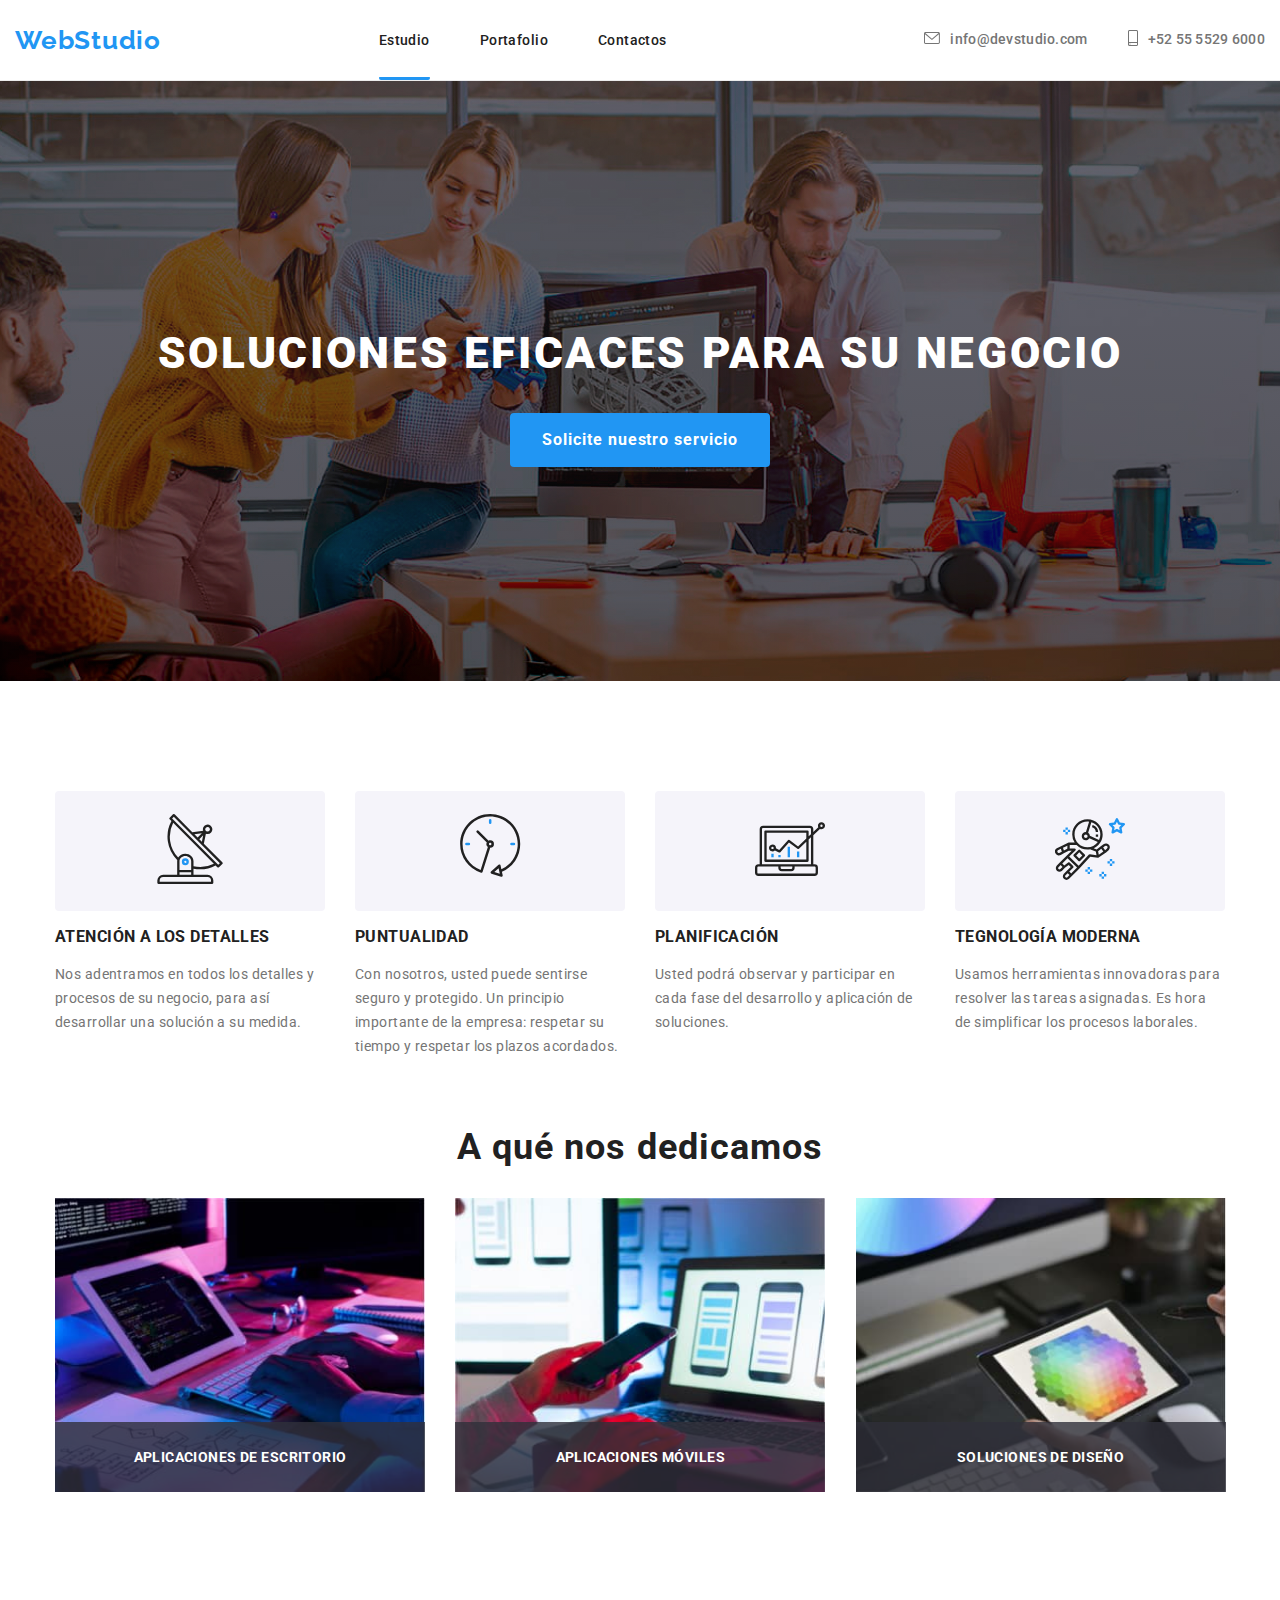
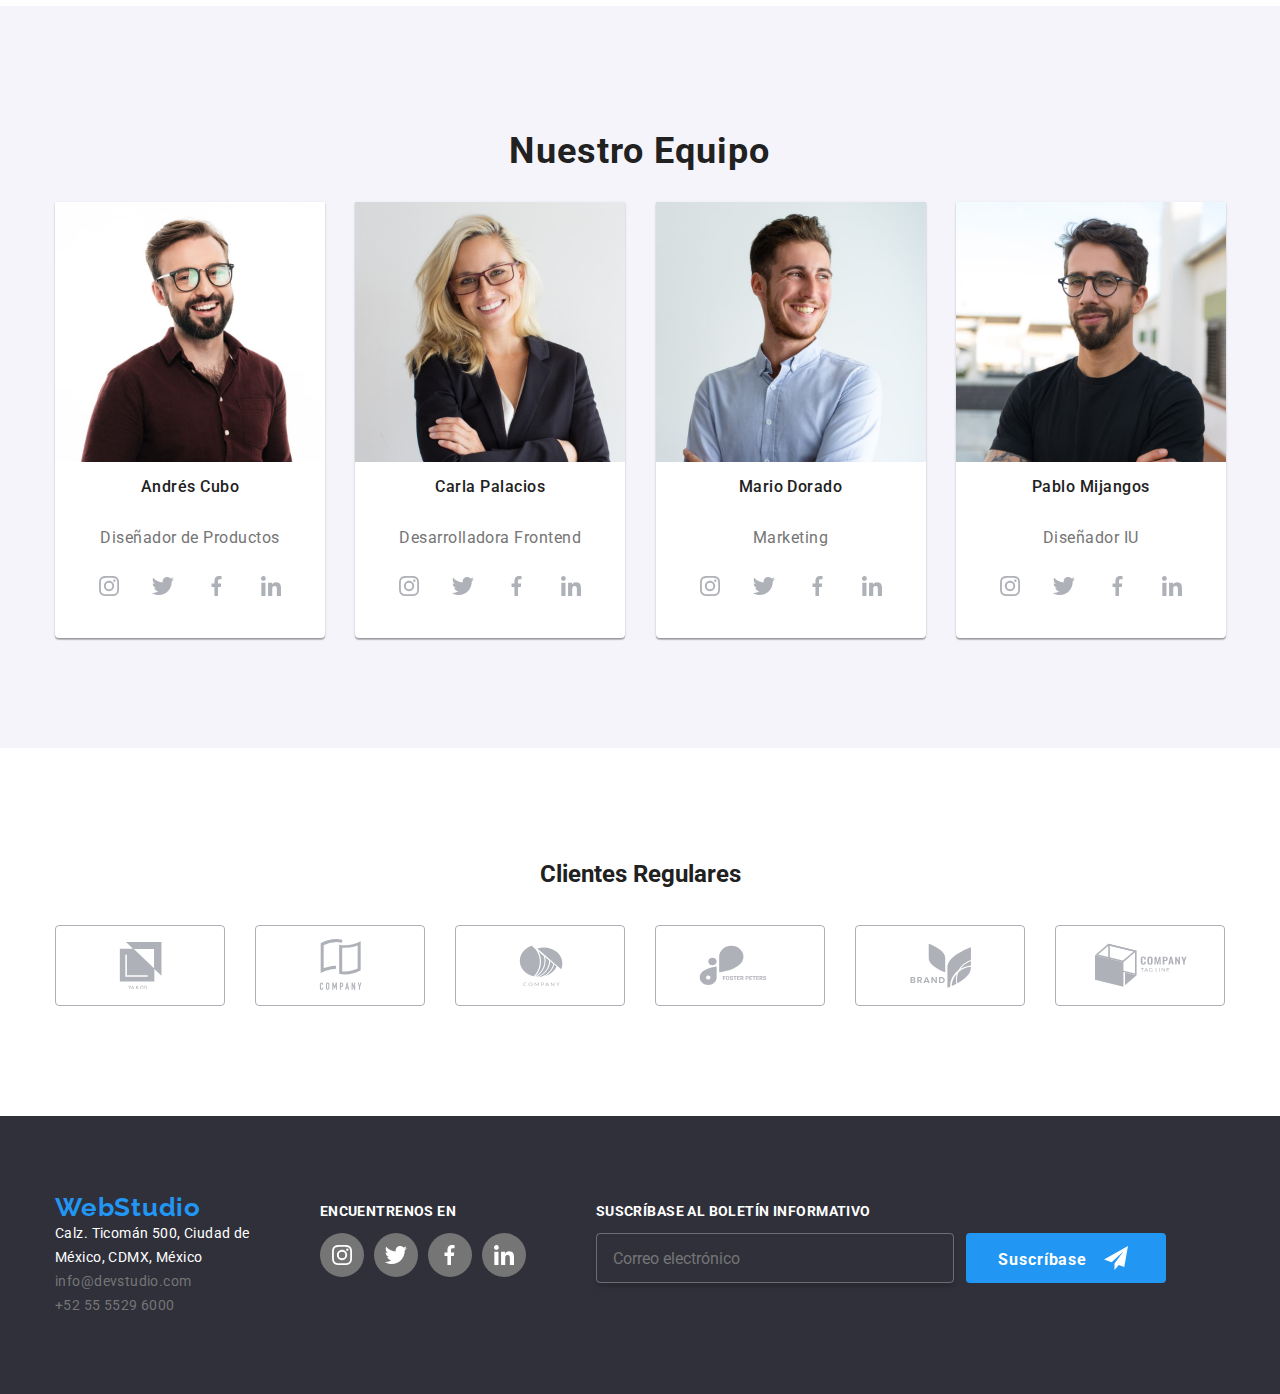
<file: index.html>
<!doctype html>
<html lang="es">
<head>
  <meta charset="utf-8">
  <meta name="viewport" content="width=device-width, initial-scale=1.0">
  <title>Document</title>
  <link rel="stylesheet" href="https://cdnjs.cloudflare.com/ajax/libs/modern-normalize/1.0.0/modern-normalize.min.css"/>
  <link rel="stylesheet" href="./sass/main.min.css"/>
</head>
<body>
  <header class="header">
    <div class="container header__container">
      <a class="header__title" href="./index.html" rel="noopener noreferrer" target="_self">WebStudio</a>
      <nav class="header__navigation">
        <ul class="header__links list">
          <li class="header__item"><a class="header__link current" href="./index.html">Estudio</a></li>
          <li class="header__item"><a class="header__link" href="./portfolio.html">Portafolio</a></li>
          <li class="header__item"><a class="header__link" href="#">Contactos</a></li>
        </ul>
      </nav>
      <ul class="header__contact list">
        <li class="header__item-contact">
          <ul class="header__activ-contact list">
            <li><a classs="header__link-contact"><svg class="header__link-contact p-0" width="16px" height="12px"><use href="./images/icons.svg#icon-sobre"></use></svg></a></li>
            <li><a class="header__link-contact" href="mailto:info@devstudio.com">info@devstudio.com</a></li>
          </ul>
        </li>
        <li class="header__item-contact">
          <ul class="header__activ-contact list">  
            <li><a class="header__link-contact"><svg class="header__link-contact" width="10px" height="16px"><use href="./images/icons.svg#icon-telfono-inteligente"></use></svg></a></li>
            <li><a class="header__link-contact" href="tel:+525555296000">+52 55 5529 6000</a></li>
          </ul>
        </li>
      </ul>
  </div>
  </header>
  <main>
    <section class="main main__bg">
      <div class="container main__hero">
        <h1 class="main__title">SOLUCIONES EFICACES PARA SU NEGOCIO</h1>
        <button class="main__button" type="button" data-modal-open="">Solicite nuestro servicio</button>
      </div>
    </section>
    <section class="benefit">
      <div class="container section">
        <h2 style="display: none;">Beneficios</h2>
        <ul class="benefit__list list">  
          <li class="benefit__item">
            <ul class="benefit__list-icon list p-0">
            <li class="benefit__item-icon"><svg width="70px" height="70px"><use href="./images/icons.svg#icon-antena-1"></use></svg></li>
            </ul>
            <h3 class="benefit__title">ATENCIÓN A LOS DETALLES</h3>
            <p class="benefit__text">Nos adentramos en todos los detalles y procesos de su negocio, para así desarrollar una solución a su medida.</p>
          </li>
          <li class="benefit__item">
            <ul class="benefit__list-icon list p-0">
              <li class="benefit__item-icon"><svg width="70px" height="70px"><use href="./images/icons.svg#icon-reloj-1"></use></svg></li>
              </ul>
            <h3 class="benefit__title">PUNTUALIDAD</h3>
            <p class="benefit__text">Con nosotros, usted puede sentirse seguro y protegido. Un principio importante de la empresa: respetar su tiempo y respetar los plazos acordados.</p>
          </li>
          <li class="benefit__item">
            <ul class="benefit__list-icon list p-0">
              <li class="benefit__item-icon"><svg width="70px" height="70px"><use href="./images/icons.svg#icon-diagrama-1"></use></svg></li>
              </ul>
            <h3 class="benefit__title">PLANIFICACIÓN</h3>
            <p class="benefit__text">Usted podrá observar y participar en cada fase del desarrollo y aplicación de soluciones.</p>
          </li>
          <li class="benefit__item">
            <ul class="benefit__list-icon list p-0">
              <li class="benefit__item-icon"><svg width="70px" height="70px"><use href="./images/icons.svg#icon-astronauta-1"></use></svg></li>
              </ul>
            <h3 class="benefit__title">TEGNOLOGÍA MODERNA</h3>
            <p class="benefit__text">Usamos herramientas innovadoras para resolver las tareas asignadas. Es hora de simplificar los procesos laborales.</p>
          </li>
        </ul>
      </div>  
    </section> 
    <section class="about">
      <div class="container section">
        <h2 class="about__title">A qué nos dedicamos</h2>
        <ul class="about__list list">
          <li class="about__item">
            <div class="about__imgcontainer">
            <img src="./images/about1.jpg" alt="programacion" width="370" height="294">
            <h3 class="about__text">APLICACIONES DE ESCRITORIO</h3>
            </div>
          </li>
          <li class="about__item">
            <div class="about__imgcontainer">
            <img src="./images/about2.jpg" alt="diseño" width="370" height="294">
            <h3 class="about__text">APLICACIONES MÓVILES</h3>
            </div>
          </li>
          <li class="about__item">
            <div class="about__imgcontainer">
            <img src="./images/about3.jpg" alt="colorimetria" width="370" height="294">
            <h3 class="about__text">SOLUCIONES DE DISEÑO</h3>
            </div>
          </li>
        </ul>
      </div>
    </section>
    <section class="team">
      <div class="container section">
        <h2 class="team__title">Nuestro Equipo</h2>
          <ul class="team__list list">
            <li class="team__member">
              <img class="member__img" src="./images/team1.jpg" alt="Foto diseñador" width="270" height="260">
              <h3 class="member__name">Andrés Cubo</h3>
              <p class="member__text">Diseñador de Productos</p>
              <ul class="member__list list p-0">
                <li class="member__item">
                <a class="member__link" tabindex="0">
                  <svg wigth="20px" height="20px">
                  <use href="./images/icons.svg#icon-instagram"></use>
                </svg>
                </a>
              </li>
                <li class="member__item">
                  <a class="member__link" tabindex="0">
                  <svg wigth="20px" height="20px">
                    <use href="./images/icons.svg#icon-twitter"></use>
                  </svg>
                  </a>
                </li>
                <li class="member__item">
                  <a class="member__link" tabindex="0">
                  <svg wigth="20px" height="20px">
                    <use href="./images/icons.svg#icon-facebook"></use>
                  </svg>
                  </a>
                </li>
                <li class="member__item">
                  <a class="member__link" tabindex="0">
                  <svg wigth="20px" height="20px">
                    <use href="./images/icons.svg#icon-linkedin-1"></use>
                  </svg>
                  </a>
                </li>
              </ul>
            </li>
            <li class="team__member">
              <img class="member__img" src="./images/team2.jpg" alt="foto desarrolladora frontend" width="270" height="260">
              <h3 class="member__name">Carla Palacios</h3>
              <p class="member__text">Desarrolladora Frontend</p>
              <ul class="member__list list p-0">
                <li class="member__item">
                <a class="member__link" tabindex="0">
                  <svg wigth="20px" height="20px">
                  <use href="./images/icons.svg#icon-instagram"></use>
                </svg>
                </a>
              </li>
                <li class="member__item">
                  <a class="member__link" tabindex="0">
                  <svg wigth="20px" height="20px">
                    <use href="./images/icons.svg#icon-twitter"></use>
                  </svg>
                  </a>
                </li>
                <li class="member__item">
                  <a class="member__link" tabindex="0">
                  <svg wigth="20px" height="20px">
                    <use href="./images/icons.svg#icon-facebook"></use>
                  </svg>
                  </a>
                </li>
                <li class="member__item">
                  <a class="member__link" tabindex="0">
                  <svg wigth="20px" height="20px">
                    <use href="./images/icons.svg#icon-linkedin-1"></use>
                  </svg>
                  </a>
                </li>
              </ul>
            </li>
            <li class="team__member">
              <img class="member__img" src="./images/team3.jpg" alt="foto marketing" width="270" height="260">
              <h3 class="member__name">Mario Dorado</h3>
              <p class="member__text">Marketing</p>
              <ul class="member__list list p-0">
                <li class="member__item">
                <a class="member__link" tabindex="0">
                  <svg wigth="20px" height="20px">
                  <use href="./images/icons.svg#icon-instagram"></use>
                </svg>
                </a>
              </li>
                <li class="member__item">
                  <a class="member__link" tabindex="0">
                  <svg wigth="20px" height="20px">
                    <use href="./images/icons.svg#icon-twitter"></use>
                  </svg>
                  </a>
                </li>
                <li class="member__item">
                  <a class="member__link" tabindex="0">
                  <svg wigth="20px" height="20px">
                    <use href="./images/icons.svg#icon-facebook"></use>
                  </svg>
                  </a>
                </li>
                <li class="member__item">
                  <a class="member__link" tabindex="0">
                  <svg wigth="20px" height="20px">
                    <use href="./images/icons.svg#icon-linkedin-1"></use>
                  </svg>
                  </a>
                </li>
              </ul>
            </li>
            <li class="team__member">
              <img class="member__img" src="./images/team4.jpg" alt="foto desarrollador iu" width="270" height="260">
              <h3 class="member__name">Pablo Mijangos</h3>
              <p class="member__text">Diseñador IU</p>
              <ul class="member__list list p-0">
                <li class="member__item">
                <a class="member__link" tabindex="0">
                  <svg wigth="20px" height="20px">
                  <use href="./images/icons.svg#icon-instagram"></use>
                </svg>
                </a>
              </li>
                <li class="member__item">
                  <a class="member__link" tabindex="0">
                  <svg wigth="20px" height="20px">
                    <use href="./images/icons.svg#icon-twitter"></use>
                  </svg>
                  </a>
                </li>
                <li class="member__item">
                  <a class="member__link" tabindex="0">
                  <svg wigth="20px" height="20px">
                    <use href="./images/icons.svg#icon-facebook"></use>
                  </svg>
                  </a>
                </li>
                <li class="member__item">
                  <a class="member__link" tabindex="0">
                  <svg wigth="20px" height="20px">
                    <use href="./images/icons.svg#icon-linkedin-1"></use>
                  </svg>
                  </a>
                </li>
              </ul>
            </li>
          </ul>
      </div>
    </section>
    <section class="client">
      <div class="container section client__section">
          <h2 class="client__title">Clientes Regulares</h2>
          <ul class="client__list list p-0">
            <li class="client__item">
              <a class="client__link" tabindex="0">
              <svg wigth="41px" height="46.7px">
                <use href="./images/icons.svg#icon-client1"></use>
              </svg>
              </a>
            </li>
            <li class="client__item">
              <a class="client__link" tabindex="0">
              <svg wigth="40px" height="52px">
                <use href="./images/icons.svg#icon-client2"></use>
              </svg>
              </a>
            </li>
            <li class="client__item">
              <a class="client__link" tabindex="0">
              <svg wigth="43.46px" height="41.18px">
                <use href="./images/icons.svg#icon-client3"></use>
              </svg>
              </a>
            </li>
            <li class="client__item">
              <a class="client__link" tabindex="0">
              <svg wigth="84.44px" height="40.62px">
                <use href="./images/icons.svg#icon-client4"></use>
              </svg>
              </a>
            </li>
            <li class="client__item">
              <a class="client__link" tabindex="0">
              <svg wigth="62.54px" height="45.43px">
                <use href="./images/icons.svg#icon-client5"></use>
              </svg>
              </a>
            </li>
            <li class="client__item">
              <a class="client__link" tabindex="0">
              <svg wigth="93.79px" height="43.93px">
                <use href="./images/icons.svg#icon-client6"></use>
              </svg>
              </a>
            </li>
        </ul>
      </div>
    </section>
  </main>  
  <footer class="footer">
    <div class="container">
      <div class="footer__section">
      <ul class="footer__list list">
        <li class="footer__item">
          <a class="footer__link" href="./index.html" rel="noopener noreferrer" target="_self">WebStudio</a></li>
        <li class="footer__item">
        <address class="address">
        <ul class="address__list list p-0">
          <li class="address__item"><a class="address__link" href="https://goo.gl/maps/upbAMfbwc4J9mrwDA" rel="noopener noreferrer" target="_blank">Calz. Ticomán 500, Ciudad de<br> México, CDMX, México</a></li>
          <li class="address__item"><a class="address__link address__link--contact" href="mailto:info@devstudio.com">info@devstudio.com</a></li>
          <li class="address__item"><a class="address__link address__link--contact" href="tel:+525555296000">+52 55 5529 6000</a></li>
        </ul>
        </address>
      </li>
      </ul>
      <div class= "footer__follow p-0">
        <h3 class="follow__title">ENCUENTRENOS EN</h3>
        <ul class="follow__list list p-0">
          <li class="follow__item">
          <a class="follow__link" tabindex="0">
          <svg wigth="20px" height="20px">
            <use href="./images/icons.svg#icon-instagram"></use>
          </svg>
          </a>
          </li>
          <li class="follow__item">
            <a class="follow__link" tabindex="0">
            <svg wigth="20px" height="20px">
              <use href="./images/icons.svg#icon-twitter"></use>
            </svg>
            </a>
          </li>
          <li class="follow__item">
            <a class="follow__link" tabindex="0">
            <svg wigth="20px" height="20px">
              <use href="./images/icons.svg#icon-facebook"></use>
            </svg>
            </a>
          </li>
          <li class="follow__item">
            <a class="follow__link" tabindex="0">
            <svg wigth="20px" height="20px">
              <use href="./images/icons.svg#icon-linkedin-1"></use>
            </svg>
            </a>
          </li>
        </ul>
      </div>
      <div class= "footer__subscribe p-0">
        <h3 class="subscribe__title">SUSCRÍBASE AL BOLETÍN INFORMATIVO</h3>
        <form class="subscribe__form">
            <input class="subscribe__input" type="email" name="email" placeholder="Correo electrónico"/>
            <button class="subscribe__button" type="submit">Suscríbase<svg class="subscribe__icon" wigth="24px" height="24px">
              <use href="./images/icons.svg#icon-enviar"></use></svg>
            </button>
        </form>
      </div>
      </div>
  </footer>
  <div class="backdrop is-hidden" data-modal="">
    <div class="modal">
      <button class="modal__button-close" type="button" data-modal-close="">
        <svg width="18px" height="18px"><use href="./images/icons.svg#icon-close-black"></use></svg>
      </button>
      <form class="form__container">
        <h3 class="form__title">Deje sus datos, nos contactaremos con usted</h3>
        <div class="form__field">
          <label for="name">Nombre</label>
            <div class="form__label">
              <input class="form__input" type="text" name="nombre" id="name"/>
              <svg class="form__icon" width="18px" height="18px"><use href="./images/icons.svg#icon-user"></use></svg>
            </div>
          <label for="phone">Telefono</label>
            <div class="form__label">
              <input class="form__input" type="tel" name="telefono" id="phone"/>
              <svg class="form__icon" width="18px" height="18px"><use href="./images/icons.svg#icon-phone"></use></svg>
            </div>
          <label for="email">E-mail</label>
            <div class="form__label">
              <input class="form__input" type="email" name="email" id="email"/>
              <svg class="form__icon" width="18px" height="18px"><use href="./images/icons.svg#icon-email"></use></svg>
            </div>
        <label for="user-comments">Comentarios</label> 
            <div class="form__label">
              <textarea class="form__textarea" type="feedback" id="user-comments" placeholder="Introduzca el texto"></textarea>
            </div>
        <label for="checkbox" class="form__check-text">Estoy de acuerdo con el boletín informativo y acepto los Términos y Condiciones</label>
        <input type="checkbox" name="checkbox" id="checkbox" class="form__check">
        <button class="form__button-send" type="submit">Enviar</button>   
      </div>
      <script src="./js/modal.js"></script>
      </form>
    </div>
  </div>
</body>
</html>
</file>
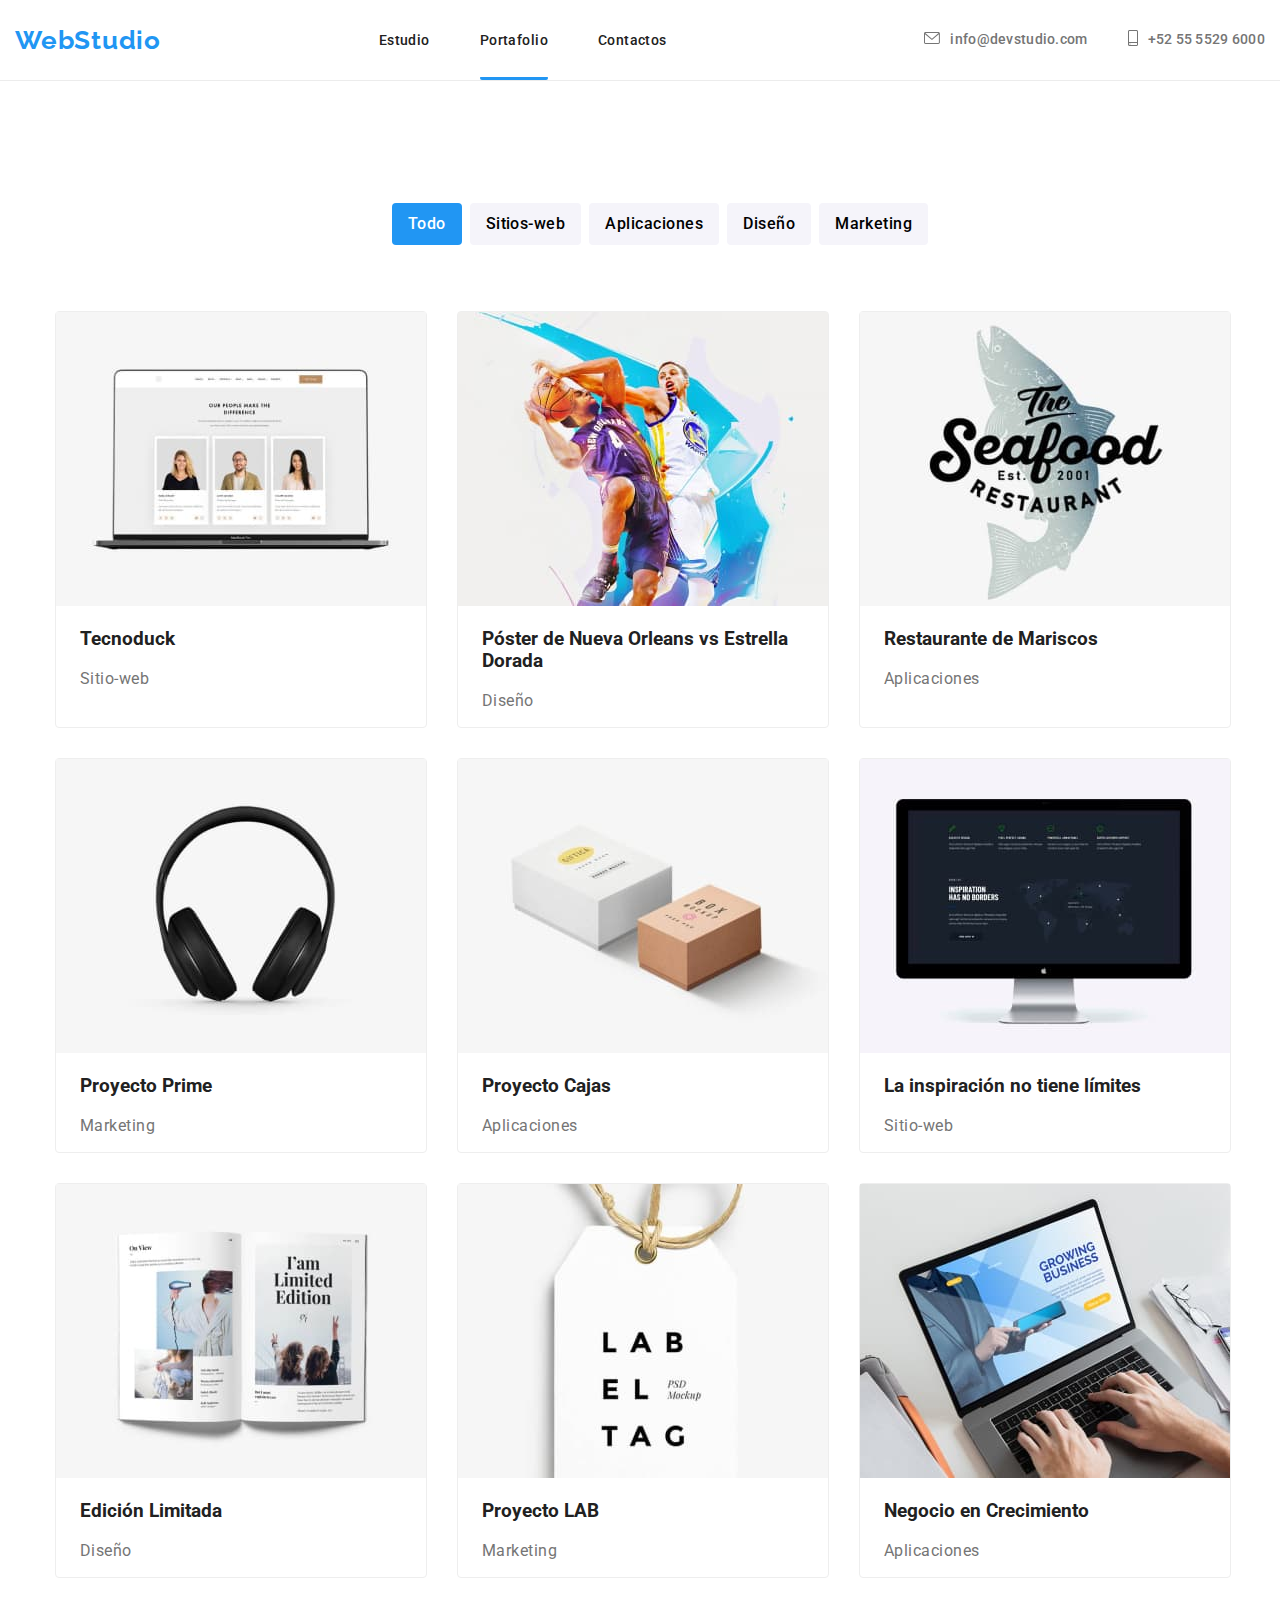
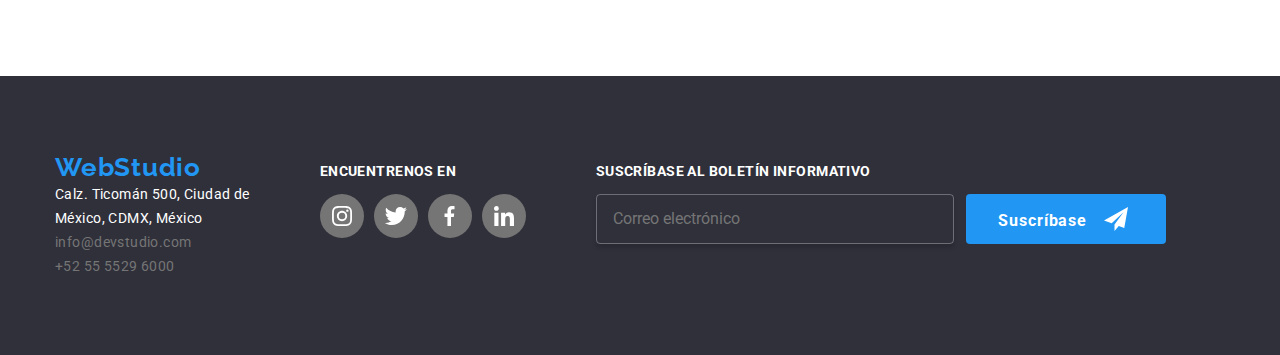
<file: portfolio.html>
<!DOCTYPE html>
<html lang="es">
  <head>
    <meta charset="utf-8" />
    <meta name="viewport" content="width=device-width, initial-scale=1.0" />
    <title>Document</title>
    <link rel="stylesheet" href="https://cdnjs.cloudflare.com/ajax/libs/modern-normalize/1.0.0/modern-normalize.min.css"/>
    <link rel="stylesheet" href="./sass/main.min.css"/>
  </head>
  <body>
    <header class="header">
      <div class="container header__container">
        <a class="header__title" href="./index.html" rel="noopener noreferrer" target="_self">WebStudio</a>
        <nav class="header__navigation">
          <ul class="header__links list">
            <li class="header__item"><a class="header__link" href="./index.html">Estudio</a></li>
            <li class="header__item"><a class="header__link current" href="./portfolio.html">Portafolio</a></li>
            <li class="header__item"><a class="header__link" href="#">Contactos</a></li>
          </ul>
        </nav>
        <ul class="header__contact list">
          <li class="header__item-contact">
            <ul class="header__activ-contact list">
              <li><a classs="header__link-contact"><svg class="header__link-contact p-0" width="16px" height="12px"><use href="./images/icons.svg#icon-sobre"></use></svg></a></li>
              <li><a class="header__link-contact" href="mailto:info@devstudio.com">info@devstudio.com</a></li>
            </ul>
          </li>
          <li class="header__item-contact">
            <ul class="header__activ-contact list">  
              <li><a class="header__link-contact"><svg class="header__link-contact" width="10px" height="16px"><use href="./images/icons.svg#icon-telfono-inteligente"></use></svg></a></li>
              <li><a class="header__link-contact" href="tel:+525555296000">+52 55 5529 6000</a></li>
            </ul>
          </li>
        </ul>
    </div>
    </header>
    <main class="main">
      <section class="filter">
        <div class="filter__text container pvportfolio">
        <h2 class="filter__subtitle" style="display: none">Filtro Portafolio</h2>
        <ul class="filter__list list">
          <li class="filter__item"><button class="filter__button filter__button-current" type="button">Todo</button></li>
          <li class="filter__item"><button class="filter__button" type="button">Sitios-web</button></li>
          <li class="filter__item"><button class="filter__button" type="button">Aplicaciones</button></li>
          <li class="filter__item"><button class="filter__button" type="button">Diseño</button></li>
          <li class="filter__item"><button class="filter__button" type="button">Marketing</button></li>
        </ul>
        <ul class="gallery__list list">
          <li class="gallery__item">
            <div class="gallery__container">
              <img class="gallery__img" src="./images/Portafolio1.jpg" alt="portafolio sitio-web" width="370" height="294"/>
              <p class="gallery__text">Tecnoduck es una plataforma de distribución de coronavirus de última generación. Las compañías usan esta plataforma para el espionaje digital y los ataques a los servidores seguros de la competencia.</p>
            </div>
            <div class="gallery__description">
              <h3 class="gallery__title">Tecnoduck</h3>
              <p class="gallery__subtitle">Sitio-web</p>
            </div>
          </li>
          <li class="gallery__item">
            <div class="gallery__container">
              <img class="gallery__img" src="./images/Portafolio2.jpg" alt="portafolio diseño" width="370" height="294"/>
              <p class="gallery__text">Tecnoduck es una plataforma de distribución de coronavirus de última generación. Las compañías usan esta plataforma para el espionaje digital y los ataques a los servidores seguros de la competencia.</p>
            </div>
            <div class="gallery__description">
              <h3 class="gallery__title">Póster de Nueva Orleans vs Estrella Dorada</h3>
              <p class="gallery__subtitle">Diseño</p>
            </div>
          </li>
          <li class="gallery__item">
            <div class="gallery__container">
              <img class="gallery__img" src="./images/Portafolio3.jpg" alt="Portafolio aplicaciones" width="370" height="294"/>
              <p class="gallery__text">Tecnoduck es una plataforma de distribución de coronavirus de última generación. Las compañías usan esta plataforma para el espionaje digital y los ataques a los servidores seguros de la competencia.</p>
            </div>  
            <div class="gallery__description">
              <h3 class="gallery__title">Restaurante de Mariscos</h3>
              <p class="gallery__subtitle">Aplicaciones</p>
            </div>
          </li>
          <li class="gallery__item">
            <div class="gallery__container">
              <img class="gallery__img" src="./images/Portafolio4.jpg" alt="portafolio marketing" width="370" height="294"/>
              <p class="gallery__text">Tecnoduck es una plataforma de distribución de coronavirus de última generación. Las compañías usan esta plataforma para el espionaje digital y los ataques a los servidores seguros de la competencia.</p>
            </div>
            <div class="gallery__description">
              <h3 class="gallery__title">Proyecto Prime</h3>
              <p class="gallery__subtitle">Marketing</p>
            </div>
          </li>
          <li class="gallery__item">
            <div class="gallery__container">
              <img class="gallery__img" src="./images/Portafolio5.jpg" alt="portafolio aplicaciones" width="370" height="294"/>
              <p class="gallery__text">Tecnoduck es una plataforma de distribución de coronavirus de última generación. Las compañías usan esta plataforma para el espionaje digital y los ataques a los servidores seguros de la competencia.</p>
            </div>
            <div class="gallery__description">
              <h3 class="gallery__title">Proyecto Cajas</h3>
              <p class="gallery__subtitle">Aplicaciones</p>
            </div>
          </li>
          <li class="gallery__item">
            <div class="gallery__container">
              <img class="gallery__img" src="./images/Portafolio6.jpg" alt="portafolio sitio-web" width="370" height="294"/>
              <p class="gallery__text">Tecnoduck es una plataforma de distribución de coronavirus de última generación. Las compañías usan esta plataforma para el espionaje digital y los ataques a los servidores seguros de la competencia.</p>
            </div>
            <div class="gallery__description">
              <h3 class="gallery__title">La inspiración no tiene límites</h3>
              <p class="gallery__subtitle">Sitio-web</p>
            </div>
          </li>
          <li class="gallery__item">
            <div class="gallery__container">
              <img class="gallery__img" src="./images/Portafolio7.jpg" alt="portafolio diseño" width="370" height="294"/>
              <p class="gallery__text">Tecnoduck es una plataforma de distribución de coronavirus de última generación. Las compañías usan esta plataforma para el espionaje digital y los ataques a los servidores seguros de la competencia.</p>
            </div>  
            <div class="gallery__description">
              <h3 class="gallery__title">Edición Limitada</h3>
              <p class="gallery__subtitle">Diseño</p>
            </div>
          </li>
          <li class="gallery__item">
            <div class="gallery__container">
              <img class="gallery__img" src="./images/Portafolio8.jpg" alt="portafolio marketing" width="370" height="294"/>
              <p class="gallery__text">Tecnoduck es una plataforma de distribución de coronavirus de última generación. Las compañías usan esta plataforma para el espionaje digital y los ataques a los servidores seguros de la competencia.</p>
            </div>
              <div class="gallery__description">
              <h3 class="gallery__title">Proyecto LAB</h3>
            <p class="gallery__subtitle">Marketing</p>
            </div>
          </li>
          <li class="gallery__item">
            <div class="gallery__container">
              <img class="gallery__img" src="./images/Portafolio9.jpg" alt="portafolio aplicaciones" width="370" height="294"/>
              <p class="gallery__text">Tecnoduck es una plataforma de distribución de coronavirus de última generación. Las compañías usan esta plataforma para el espionaje digital y los ataques a los servidores seguros de la competencia.</p>
            </div>
              <div class="gallery__description">
              <h3 class="gallery__title">Negocio en Crecimiento</h3>
            <p class="gallery__subtitle">Aplicaciones</p>
            </div>
          </li>
        </ul>
      </div>
      </section>
    </main>
    <footer class="footer">
      <div class="container">
        <div class="footer__section">
        <ul class="footer__list list">
          <li class="footer__item">
            <a class="footer__link" href="./index.html" rel="noopener noreferrer" target="_self">WebStudio</a></li>
          <li class="footer__item">
          <address class="address">
          <ul class="address__list list p-0">
            <li class="address__item"><a class="address__link" href="https://goo.gl/maps/upbAMfbwc4J9mrwDA" rel="noopener noreferrer" target="_blank">Calz. Ticomán 500, Ciudad de<br> México, CDMX, México</a></li>
            <li class="address__item"><a class="address__link address__link--contact" href="mailto:info@devstudio.com">info@devstudio.com</a></li>
            <li class="address__item"><a class="address__link address__link--contact" href="tel:+525555296000">+52 55 5529 6000</a></li>
          </ul>
          </address>
        </li>
        </ul>
        <div class= "footer__follow p-0">
          <h3 class="follow__title">ENCUENTRENOS EN</h3>
          <ul class="follow__list list p-0">
            <li class="follow__item">
            <a class="follow__link" tabindex="0">
            <svg wigth="20px" height="20px">
              <use href="./images/icons.svg#icon-instagram"></use>
            </svg>
            </a>
            </li>
            <li class="follow__item">
              <a class="follow__link" tabindex="0">
              <svg wigth="20px" height="20px">
                <use href="./images/icons.svg#icon-twitter"></use>
              </svg>
              </a>
            </li>
            <li class="follow__item">
              <a class="follow__link" tabindex="0">
              <svg wigth="20px" height="20px">
                <use href="./images/icons.svg#icon-facebook"></use>
              </svg>
              </a>
            </li>
            <li class="follow__item">
              <a class="follow__link" tabindex="0">
              <svg wigth="20px" height="20px">
                <use href="./images/icons.svg#icon-linkedin-1"></use>
              </svg>
              </a>
            </li>
          </ul>
        </div>
        <div class= "footer__subscribe p-0">
          <h3 class="subscribe__title">SUSCRÍBASE AL BOLETÍN INFORMATIVO</h3>
          <form class="subscribe__form">
              <input class="subscribe__input" type="email" name="email" placeholder="Correo electrónico"/>
              <button class="subscribe__button" type="submit">Suscríbase<svg class="subscribe__icon" wigth="24px" height="24px">
                <use href="./images/icons.svg#icon-enviar"></use></svg>
              </button>
          </form>
        </div>
        </div>
    </footer>
  </body>
</html>
</file>
<file: sass/main.min.css>
@import url(https://fonts.googleapis.com/css2?family=Raleway:ital,wght@0,700;1,700&family=Roboto:ital,wght@0,400;0,500;0,700;0,900;1,400;1,500;1,700;1,900&display=swap);body{font-family:Roboto,sans-serif;color:#212121;position:relative;width:100hv}.list{list-style:none}.current{color:#2196f3}.current::after{content:"";position:absolute;left:0;bottom:-32px;display:inline-block;width:100%;height:4px;border-radius:2px;border-bottom:solid #2196f3}.primary-button:hover{box-shadow:0 4px 4px 0 rgba(0,0,0,.15);cursor:pointer}.container{width:1280px;margin:0 auto;padding:0 15px}.section{padding-top:94px;padding-bottom:94px}.pvportfolio{padding-top:106px;padding-bottom:82px}.p-0{padding:0}.header{border-bottom:1px solid #ececec}.header__title{color:#2196f3;text-decoration:none;font-family:Raleway,sans-serif;font-size:26px;font-weight:700;line-height:1.17;letter-spacing:.03em;outline:0}.header__item .header__link{color:#212121;text-decoration:none;font-size:14px;font-weight:500;line-height:1.17;letter-spacing:.03em;position:relative;transition:color 250ms cubic-bezier(.4,0,.2,1)}.header__item .header__link:focus,.header__item .header__link:focus-within,.header__item .header__link:hover{color:#2196f3;outline:0}.header__container{position:relative;height:80px;display:flex;flex-wrap:wrap;align-items:center;justify-content:space-between}.header__links{display:flex;gap:50px}.header__contact{display:flex}.header__activ-contact{text-decoration:none;display:flex;gap:10px}.header__activ-contact .header__link-contact{color:#757575;fill:#757575;text-decoration:none;font-size:14px;font-weight:500;line-height:1.17;letter-spacing:.02em;transition:color 250ms cubic-bezier(.4,0,.2,1)}.header__activ-contact:focus .header__link-contact,.header__activ-contact:focus-within .header__link-contact,.header__activ-contact:hover .header__link-contact{color:#2196f3;fill:#2196f3;outline:0}.main__bg{background-color:rgba(47,48,58,.4);background-image:linear-gradient(to bottom,rgba(47,48,58,.4),rgba(0,0,0,.4)),url(../images/fondomain.jpg);background-repeat:no-repeat;background-size:cover;background-position:center}.main__hero{height:600px;display:flex;flex-direction:column;justify-content:center;align-items:center;position:relative}.main__title{color:#fff;font-size:44px;font-weight:900;line-height:1.36;letter-spacing:.06em;text-align:center}.main__button{color:#fff;background-color:#2196f3;text-align:center;border:none;cursor:pointer;border-radius:4px;font-size:16px;font-weight:700;line-height:1.87;letter-spacing:.06em;padding:12px 32px;outline:0;transition:color 250ms cubic-bezier(.4,0,.2,1)}.filter__item .current{background-color:#2196f3}.filter__item .current:hover{box-shadow:0 2px 2px 0 rgba(0,0,0,.12),0 1px 2px 0 rgba(0,0,0,.08),0 3px 1px 0 rgba(0,0,0,.1)}.filter__item .filter__button{background-color:#f5f4fa;border-radius:4px;border:none;cursor:pointer;text-align:center;font-size:16px;font-weight:500;line-height:1.62;letter-spacing:.03em;padding:8px 16px;transition:color 250ms cubic-bezier(.4,0,.2,1),background-color 250ms cubic-bezier(.4,0,.2,1)}.filter__item .filter__button:focus,.filter__item .filter__button:hover{color:#fff;background-color:#2196f3;outline:0}.filter__item .filter__button-current{background-color:#2196f3;color:#fff}.portafolio-title{font-size:18px;font-weight:700;line-height:2;letter-spacing:.06em}.filter__list{display:flex;justify-content:center;gap:8px;padding-bottom:50px}.gallery__description{padding-left:24px}.gallery__list{display:flex;flex-wrap:wrap;gap:30px;cursor:pointer}.gallery__subtitle{color:#757575;font-size:16px;font-weight:400;line-height:1.25;letter-spacing:.03em}.gallery__item{flex-basis:calc((100% - 60px)/ 9);background-color:#fff;border:1px solid #eee;border-radius:4px}.gallery__item:hover .gallery__text{top:0;box-shadow:1px 4px 6px 0 rgba(0,0,0,.16),0 4px 4px 0 rgba(0,0,0,.06),0 1px 1px 0 rgba(0,0,0,.12)}.gallery__container{position:relative;overflow:hidden}.gallery__text{top:100%;margin:0;padding:63px 24px;position:absolute;width:100%;height:100%;border-radius:4px;display:flex;justify-content:center;align-items:center;font-size:18px;font-weight:400;line-height:1.55;letter-spacing:.03em;text-align:center;color:#fff;background-color:rgba(33,150,243,.9);transition:top 250ms cubic-bezier(.4,0,.2,1)}.benefit__item{width:270px;height:101px;font-size:14px;font-weight:700;line-height:1.17;letter-spacing:.03em}.benefit__text{color:#757575;font-size:14px;font-weight:400;line-height:1.71;letter-spacing:.03em}.benefit__list{display:flex;gap:30px}.benefit__list-icon{background-color:#f5f4fa;border-radius:4px;width:270px;height:120px;display:flex;align-items:center;justify-content:center}.about__title{text-align:center;font-size:36px;font-weight:700;line-height:1.17;letter-spacing:.03em}.about__list{display:flex;gap:30.26px}.member__item,.member__link{background-color:#fff;fill:#afb1b8;border-radius:50%;width:44px;height:44px;display:flex;align-items:center;justify-content:center;transition:background-color 250ms cubic-bezier(.4,0,.2,1),color 250ms cubic-bezier(.4,0,.2,1)}.member__item:focus,.member__item:focus-within,.member__item:hover,.member__link:focus,.member__link:focus-within,.member__link:hover{fill:#fff;background-color:#2196f3;cursor:pointer;outline:0}.about__imgcontainer{position:relative;overflow:visible}.about__text{top:224px;margin:0;position:absolute;width:370px;height:70px;display:flex;justify-content:center;align-items:center;font-size:14px;font-weight:700;line-height:1.17;letter-spacing:.03em;text-align:center;color:#fff;background-color:rgba(47,48,58,.8)}.team{background-color:#f5f4fa}.team__title{text-align:center;font-size:36px;font-weight:700;line-height:1.17;letter-spacing:.03em}.team__list{display:flex;gap:30.26px;flex-basis:calc((100% - 90px)/ 4)}.team__list .team__member{display:flex;flex-direction:column;justify-content:center;align-items:center;padding-bottom:30px;background-color:#fff;border-radius:0 0 4px 4px;box-shadow:0 2px 1px 0 rgba(0,0,0,.2),0 1px 1px 0 rgba(0,0,0,.14),0 1px 3px 0 rgba(0,0,0,.12)}.member__list{display:flex;gap:10px}.member__name{text-align:center;font-size:16px;font-weight:500;line-height:1.17;letter-spacing:.03em}.member__text{color:#757575;text-align:center;font-size:16px;font-weight:400;line-height:1.17;letter-spacing:.03em}.client__section{display:flex;flex-direction:column;justify-content:center;align-items:center}.client__list{display:flex;gap:30px}.client__item{fill:#afb1b8;width:170px;height:81px;border-radius:4px;border:1px solid #afb1b8;display:flex;align-items:center;justify-content:center,border 250ms var(--cubic)}.client__link{width:170px;height:81px;display:flex;align-items:center;justify-content:center,border 250ms var(--cubic)}.client__link:focus,.client__link:hover{fill:var(--primary-color);border:1px solid var(--primary-color);outline:0}.footer{background-color:#2f303a;text-decoration:none;display:flex;flex-direction:column;align-items:start;padding-top:60px;padding-bottom:60px}.footer__section{display:flex;justify-content:start;align-items:baseline;gap:70px}.footer__link{color:#2196f3;text-decoration:none;font-family:Raleway,sans-serif;font-size:26px;font-weight:700;line-height:1.17;letter-spacing:.03em;outline:0}.footer__follow{color:#fff;font-style:normal;font-size:14px;font-weight:700;line-height:1.17;letter-spacing:.03em}.address__item .address__link{color:#fff;text-decoration:none;font-style:normal;font-size:14px;font-weight:400;line-height:1.71;letter-spacing:.03em;transition:color 250ms cubic-bezier(.4,0,.2,1)}.address__item .address__link:focus,.address__item .address__link:hover{color:#2196f3;outline:0}.address__item .address__link--contact{color:#757575;transition:color 250ms cubic-bezier(.4,0,.2,1)}.follow__list{display:flex;gap:10px}.follow__item{background-color:#757575;fill:#fff;border-radius:50%;width:44px;height:44px;display:flex;align-items:center;justify-content:center;transition:background-color 250ms cubic-bezier(.4,0,.2,1),color 250ms cubic-bezier(.4,0,.2,1)}.follow__link{display:flex;align-items:center;justify-content:center;border-radius:50%;width:44px;height:44px}.follow__link:focus,.follow__link:hover{fill:#fff;background-color:#2196f3;cursor:pointer;outline:0}.follow__title{color:#fff;font-size:14px;font-style:normal;font-weight:700;letter-spacing:.42px;text-transform:uppercase}.subscribe__title{color:#fff;font-size:14px;font-style:normal;font-weight:700;letter-spacing:.42px;text-transform:uppercase}.subscribe__input{position:relative;width:358px;height:50px;padding:11px 11px 11px 16px;outline:0;color:#fff;background:rgba(33,150,243,0);border-width:1px;border-style:solid;border-color:rgba(255,255,255,.3);-o-border-image:initial;border-image:initial;border-radius:4px;box-shadow:0 4px 4px 0 rgba(0,0,0,.15);transition:border-color 250ms cubic-bezier(.4,0,.2,1);transition:background-color 250ms cubic-bezier(.4,0,.2,1),color 250ms cubic-bezier(.4,0,.2,1)}.subscribe__button{position:absolute;color:#fff;background-color:#2196f3;text-align:left;margin-left:12px;width:200px;height:50px;border:none;cursor:pointer;border-radius:4px;font-size:16px;font-weight:700;line-height:1.87;letter-spacing:.06em;padding:12px 32px;outline:0;transition:color 250ms cubic-bezier(.4,0,.2,1)}.subscribe__button:focus-within,.subscribe__button:hover{box-shadow:0 4px 4px 0 rgba(0,0,0,.15);cursor:pointer}.subscribe__icon{position:absolute;left:0;top:50%;transform:translateY(-50%)}.backdrop{position:fixed;top:0;left:0;width:100%;height:100vh;background-color:rgba(0,0,0,.2);z-index:1;visibility:visible;opacity:1;pointer-events:all;transition:opacity .3s cubic-bezier(.4,0,.2,1),visibility .3s cubic-bezier(.4,0,.2,1)}.modal{position:fixed;background-color:#fff;width:528px;height:581px;margin:auto;padding:8px;top:50%;left:50%;transform:translate(-50%,-50%);border-radius:4px;box-shadow:0 1px 3px rgba(0,0,0,.12),0 1px 1px rgba(0,0,0,.14),0 2px 1px rgba(0,0,0,.2);display:flex;justify-content:center}.is-hidden{display:none}.modal__button-close{position:relative;width:30px;height:30px;left:47%;border-radius:50%;border:1px solid rgba(0,0,0,.1);background-color:#fff;cursor:pointer;display:flex;justify-items:center;align-items:center;transition:fill 250ms cubic-bezier(.4,0,.2,1)}.modal__button-close:focus,.modal__button-close:hover{fill:#2196f3;outline:0}.form__container{width:448px;margin:0 auto;position:absolute;display:flex;flex-direction:column;align-items:center}.form__title{padding-top:40px;padding-bottom:12px;margin:auto;font-size:20px;font-style:normal;font-weight:700;line-height:1.172;letter-spacing:.03em}.form__field{padding-left:10px;color:#757575;font-family:Roboto;font-size:12px;font-style:normal;font-weight:400;line-height:1.171;letter-spacing:.01em}.form__label{outline:0}.form__label:focus-within>.form__input,.form__label:focus-within>.form__textarea,.form__label:hover>.form__input,.form__label:hover>.form__textarea{border:1px solid #2196f3}.form__label:focus-within>.form__icon,.form__label:hover{fill:#2196f3}.form__input{position:relative;width:448px;height:40px;margin-top:4px;margin-bottom:10px;padding:11px 11px 11px 41px;outline:0;border:1px solid rgba(33,33,33,.2);-o-border-image:initial;border-image:initial;border-radius:4px;outline:0;cursor:pointer;transition:border-color 250ms cubic-bezier(.4,0,.2,1)}.form__icon{position:absolute;left:5%;margin-top:3%}.form__textarea{width:448px;height:120px;outline:0;padding:12px 16px;margin-top:4px;margin-bottom:10px;border:1px solid rgba(33,33,33,.2);-o-border-image:initial;border-image:initial;border-radius:4px;resize:none;transition:border-color 250ms cubic-bezier(.4,0,.2,1)}.form__check-text{font-size:14px;font-weight:400;line-height:1.71;letter-spacing:.03em;text-align:left;padding-left:36px;display:flex}.form__check{position:relative;width:16px;height:15px;bottom:61px;left:12px;cursor:pointer;outline:0}.form__button-send{color:#fff;background-color:#2196f3;text-align:center;border:none;cursor:pointer;border-radius:4px;font-size:16px;font-weight:700;line-height:1.87;letter-spacing:.06em;padding:12px 32px;width:200px;height:50px;margin-left:25%;outline:0;transition:color 250ms cubic-bezier(.4,0,.2,1)}.form__button-send:focus-within,.form__button-send:hover{box-shadow:0 4px 4px 0 rgba(0,0,0,.15);cursor:pointer}
</file>
